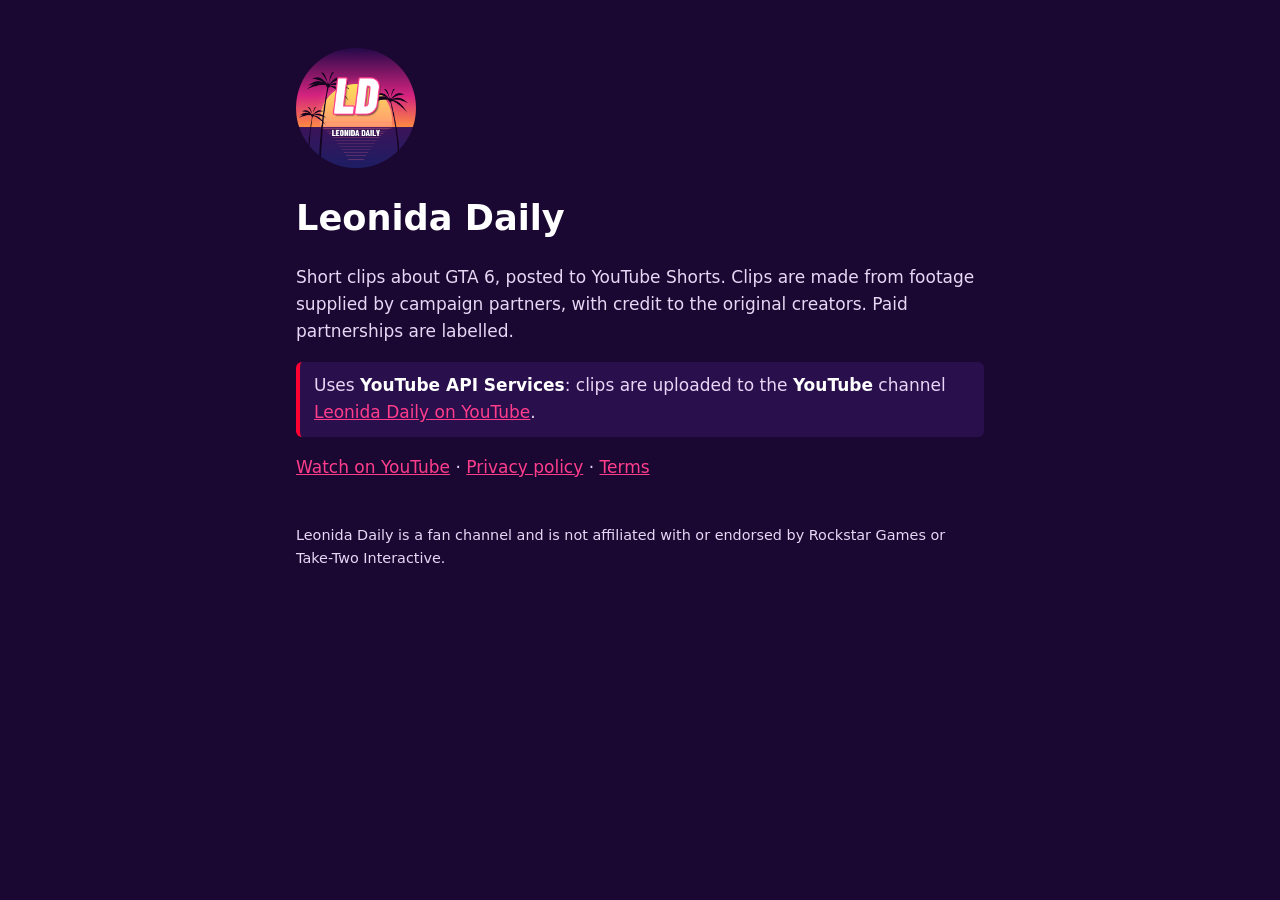
<file: index.html>
<!doctype html><html lang="en"><head><meta charset="utf-8"><meta name="viewport" content="width=device-width,initial-scale=1">
<title>Leonida Daily</title><link rel="stylesheet" href="style.css"></head><body><main>
<img src="avatar.png" alt="Leonida Daily logo">
<h1>Leonida Daily</h1>
<p>Short clips about GTA 6, posted to YouTube Shorts. Clips are made from footage supplied by campaign partners, with credit to the original creators. Paid partnerships are labelled.</p>
<p class="yt">Uses <strong>YouTube API Services</strong>: clips are uploaded to the <strong>YouTube</strong> channel <a href="https://www.youtube.com/@StateOfLeo">Leonida Daily on YouTube</a>.</p>
<p><a href="https://www.youtube.com/@StateOfLeo">Watch on YouTube</a> · <a href="privacy.html">Privacy policy</a> · <a href="terms.html">Terms</a></p>
<footer>Leonida Daily is a fan channel and is not affiliated with or endorsed by Rockstar Games or Take-Two Interactive.</footer>
</main></body></html>
</file>
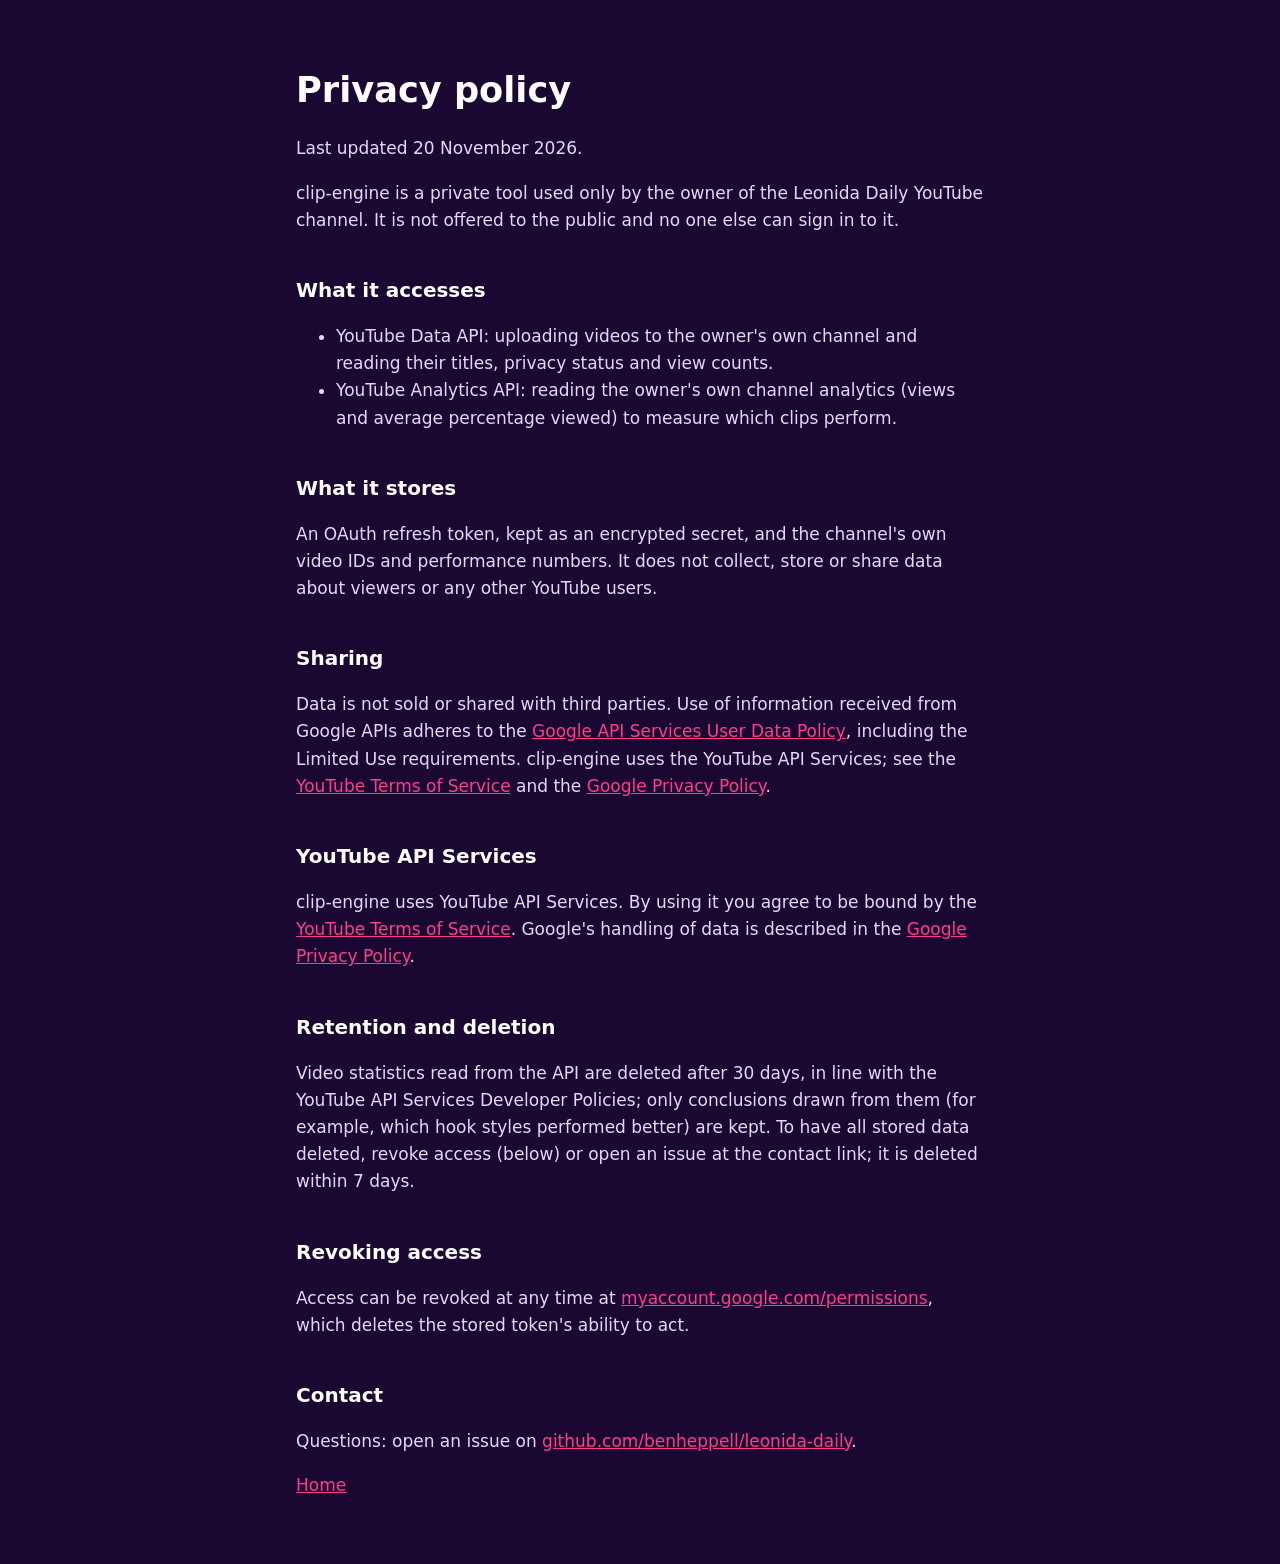
<file: privacy.html>
<!doctype html><html lang="en"><head><meta charset="utf-8"><meta name="viewport" content="width=device-width,initial-scale=1">
<title>Privacy policy</title><link rel="stylesheet" href="style.css"></head><body><main>
<h1>Privacy policy</h1><p>Last updated 20 November 2026.</p>
<p>clip-engine is a private tool used only by the owner of the Leonida Daily YouTube channel. It is not offered to the public and no one else can sign in to it.</p>
<h2>What it accesses</h2>
<ul><li>YouTube Data API: uploading videos to the owner's own channel and reading their titles, privacy status and view counts.</li>
<li>YouTube Analytics API: reading the owner's own channel analytics (views and average percentage viewed) to measure which clips perform.</li></ul>
<h2>What it stores</h2>
<p>An OAuth refresh token, kept as an encrypted secret, and the channel's own video IDs and performance numbers. It does not collect, store or share data about viewers or any other YouTube users.</p>
<h2>Sharing</h2><p>Data is not sold or shared with third parties. Use of information received from Google APIs adheres to the <a href="https://developers.google.com/terms/api-services-user-data-policy">Google API Services User Data Policy</a>, including the Limited Use requirements. clip-engine uses the YouTube API Services; see the <a href="https://www.youtube.com/t/terms">YouTube Terms of Service</a> and the <a href="https://policies.google.com/privacy">Google Privacy Policy</a>.</p>
<h2>YouTube API Services</h2><p>clip-engine uses YouTube API Services. By using it you agree to be bound by the <a href="https://www.youtube.com/t/terms">YouTube Terms of Service</a>. Google's handling of data is described in the <a href="https://policies.google.com/privacy">Google Privacy Policy</a>.</p>
<h2>Retention and deletion</h2><p>Video statistics read from the API are deleted after 30 days, in line with the YouTube API Services Developer Policies; only conclusions drawn from them (for example, which hook styles performed better) are kept. To have all stored data deleted, revoke access (below) or open an issue at the contact link; it is deleted within 7 days.</p>
<h2>Revoking access</h2><p>Access can be revoked at any time at <a href="https://myaccount.google.com/permissions">myaccount.google.com/permissions</a>, which deletes the stored token's ability to act.</p>
<h2>Contact</h2><p>Questions: open an issue on <a href="https://github.com/benheppell/leonida-daily/issues">github.com/benheppell/leonida-daily</a>.</p>
<p><a href="index.html">Home</a></p></main></body></html>
</file>
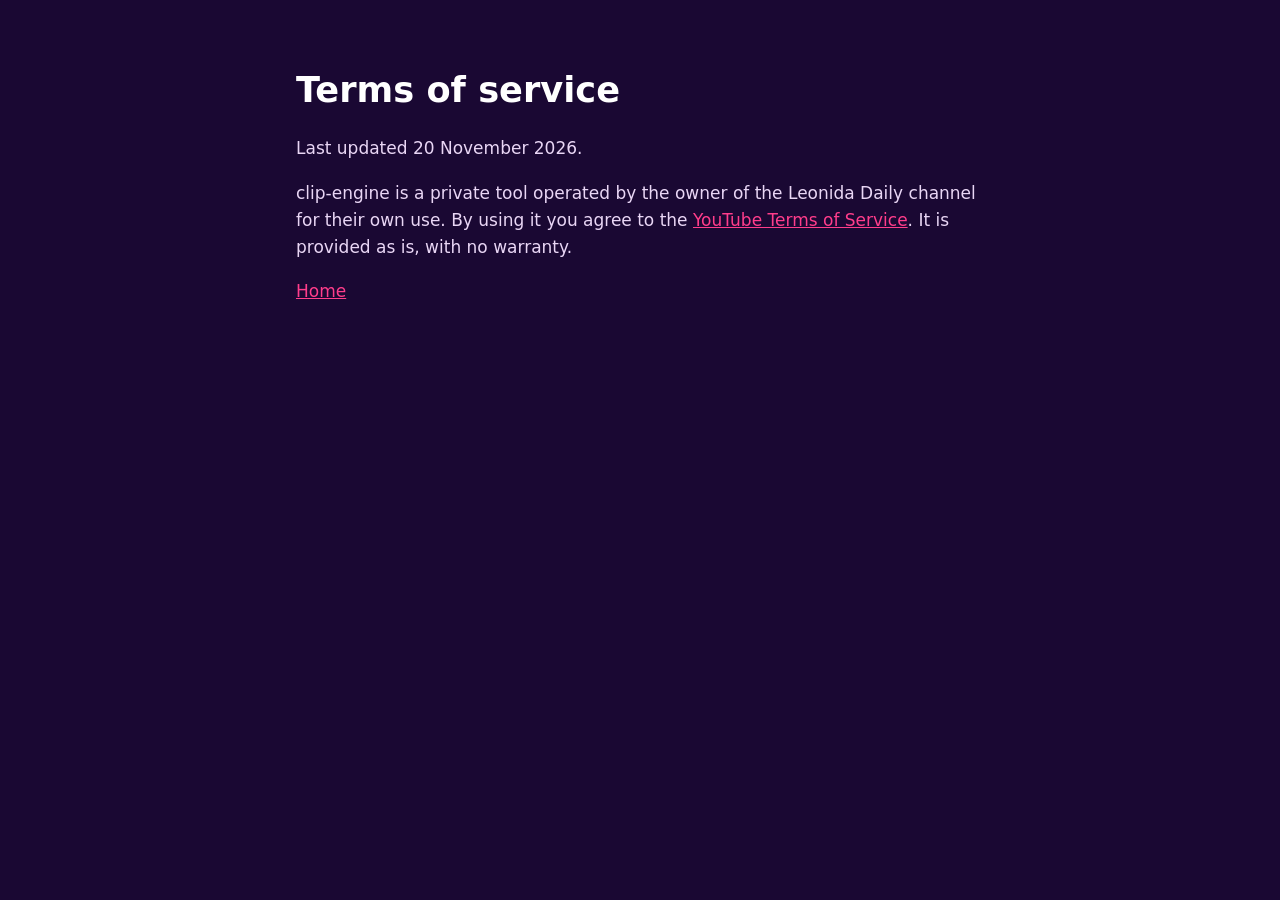
<file: terms.html>
<!doctype html><html lang="en"><head><meta charset="utf-8"><meta name="viewport" content="width=device-width,initial-scale=1">
<title>Terms</title><link rel="stylesheet" href="style.css"></head><body><main>
<h1>Terms of service</h1><p>Last updated 20 November 2026.</p>
<p>clip-engine is a private tool operated by the owner of the Leonida Daily channel for their own use. By using it you agree to the <a href="https://www.youtube.com/t/terms">YouTube Terms of Service</a>. It is provided as is, with no warranty.</p>
<p><a href="index.html">Home</a></p></main></body></html>
</file>
<file: style.css>
:root{--bg:#1a0833;--ink:#fff;--muted:#e9d6f5;--pink:#ff3d8b}
*{box-sizing:border-box}body{margin:0;background:var(--bg);color:var(--ink);font:17px/1.6 system-ui,-apple-system,Segoe UI,sans-serif}
main{max-width:720px;margin:0 auto;padding:48px 16px}
h1{font-size:2.2rem;margin:.4em 0}h2{margin-top:2em;font-size:1.25rem}
a{color:var(--pink)}p,li{color:var(--muted)}img{border-radius:50%;width:120px;height:120px}
footer{margin-top:3em;font-size:.9rem;color:var(--muted)}
.yt strong{color:#fff}.yt{background:#2a0f4d;border-left:4px solid #ff0033;padding:10px 14px;border-radius:6px}
</file>
